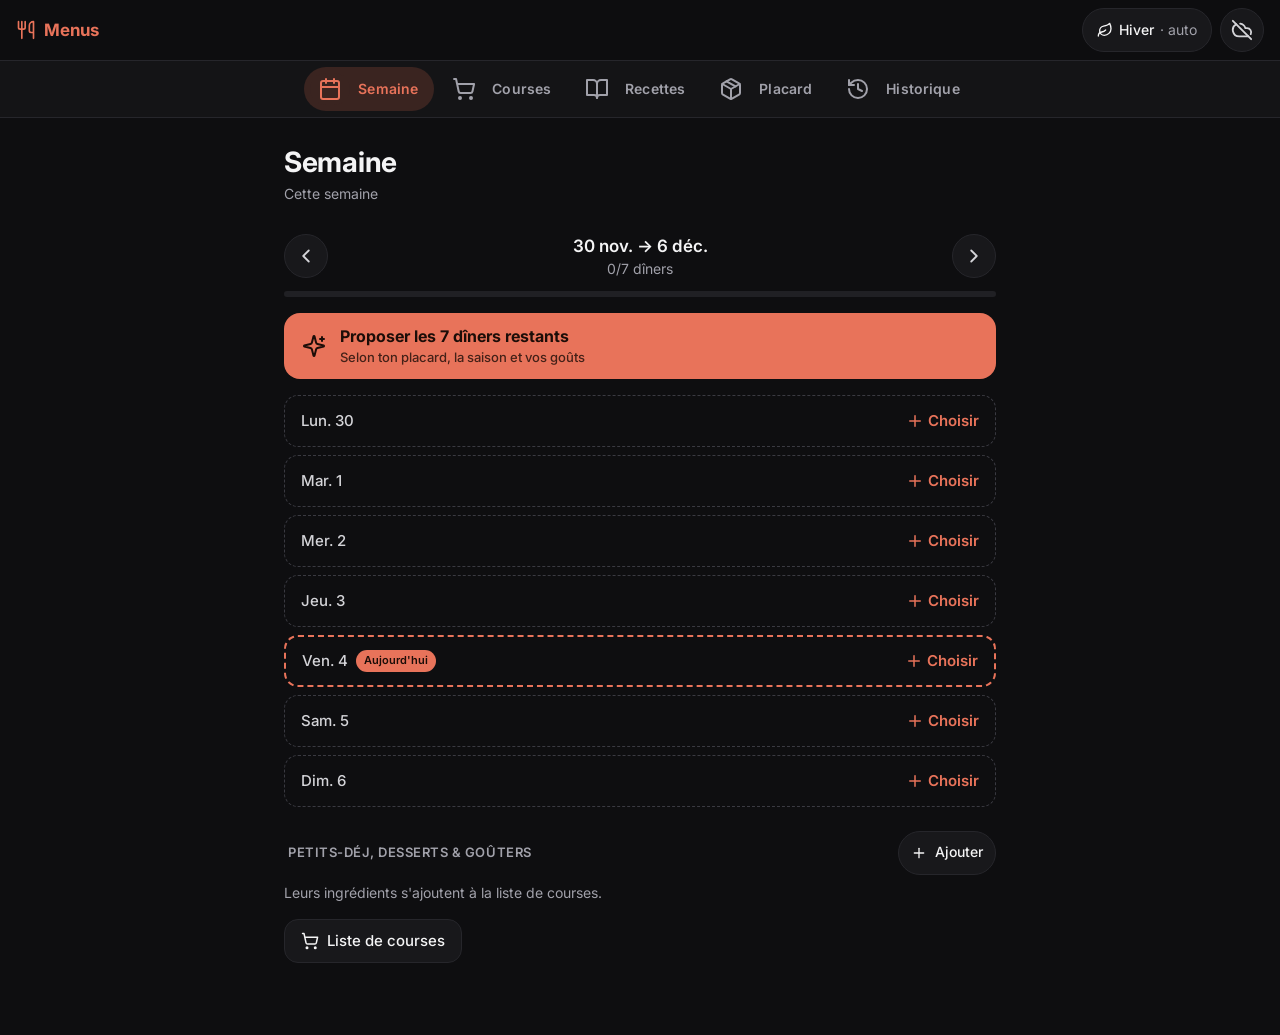
<file: index.html>
<!doctype html>
<html lang="fr">
<head>
  <meta charset="utf-8">
  <meta name="viewport" content="width=device-width, initial-scale=1, viewport-fit=cover">
  <meta name="theme-color" content="#0E0E10">
  <meta name="color-scheme" content="dark">
  <meta name="apple-mobile-web-app-capable" content="yes">
  <meta name="apple-mobile-web-app-status-bar-style" content="black-translucent">
  <meta name="mobile-web-app-capable" content="yes">
  <meta name="apple-mobile-web-app-title" content="Menus">
  <title>Menus de la semaine</title>
  <link rel="icon" href="data:image/svg+xml,<svg xmlns='http://www.w3.org/2000/svg' viewBox='0 0 24 24' fill='none' stroke='%23E8735A' stroke-width='2' stroke-linecap='round' stroke-linejoin='round'><path d='M3 2v7c0 1.1.9 2 2 2h4a2 2 0 0 0 2-2V2'/><path d='M7 2v20'/><path d='M21 15V2a5 5 0 0 0-5 5v6c0 1.1.9 2 2 2h3Zm0 0v7'/></svg>">
  <link rel="preconnect" href="https://fonts.googleapis.com">
  <link rel="preconnect" href="https://fonts.gstatic.com" crossorigin>
  <link rel="stylesheet" href="https://fonts.googleapis.com/css2?family=Inter:wght@400;500;600;700&display=swap">
  <link rel="stylesheet" href="css/style.css">
</head>
<body>
  <header class="appbar">
    <div class="brand" aria-hidden="true"><span id="brandIcon"></span>Menus</div>
    <div class="appbar-actions">
      <button id="seasonBtn" class="season-btn" data-action="season-sheet" aria-haspopup="dialog"></button>
      <button id="syncBadge" class="round-btn" data-action="sync-settings" aria-label="Synchronisation"></button>
    </div>
  </header>

  <nav class="tabbar" id="tabs" aria-label="Navigation principale">
    <button data-tab="week"><span class="tab-ico" data-icon="calendar"></span><span class="tab-label">Semaine</span></button>
    <button data-tab="shopping"><span class="tab-ico" data-icon="cart"></span><span class="tab-label">Courses</span></button>
    <button data-tab="recipes"><span class="tab-ico" data-icon="book"></span><span class="tab-label">Recettes</span></button>
    <button data-tab="pantry"><span class="tab-ico" data-icon="package"></span><span class="tab-label">Placard</span></button>
    <button data-tab="history"><span class="tab-ico" data-icon="history"></span><span class="tab-label">Historique</span></button>
  </nav>

  <main>
    <section id="tab-week" class="tab active" aria-labelledby="h-week"></section>
    <section id="tab-shopping" class="tab" aria-labelledby="h-shopping"></section>
    <section id="tab-recipes" class="tab" aria-labelledby="h-recipes"></section>
    <section id="tab-pantry" class="tab" aria-labelledby="h-pantry"></section>
    <section id="tab-ideas" class="tab" aria-labelledby="h-ideas"></section>
    <section id="tab-history" class="tab" aria-labelledby="h-history"></section>
  </main>

  <!-- Fenêtre (recette, choix d'un dîner…) et feuille du bas (filtres, ajout…) -->
  <dialog id="modal" aria-label="Détail"><div id="modalBody" class="modal-inner"></div></dialog>
  <dialog id="sheet" class="sheet" aria-label="Options"><div id="sheetBody" class="sheet-inner"></div></dialog>

  <div id="toast" role="status" aria-live="polite"><span id="toastMsg"></span><button id="toastAction" type="button" hidden></button></div>
  <datalist id="ingNames"></datalist>
  <input type="file" id="importFile" accept="application/json,.json" hidden>

  <!-- Scripts classiques (pas de modules) : fonctionne aussi en ouvrant directement le fichier -->
  <script src="js/icons.js"></script>
  <script src="js/recipes.js"></script>
  <script src="js/storage.js"></script>
  <script src="js/sync.js"></script>
  <script src="js/app.js"></script>
</body>
</html>
</file>
<file: css/style.css>
/* =====================================================================
   Menus de la semaine — design system (thème sombre, mobile d'abord)
   ===================================================================== */
:root {
  --bg: #0E0E10;
  --surface: #18181B;
  --surface-2: #141416;
  --surface-3: #202024;      /* survol, éléments en relief */
  --border: #26262B;
  --text: #F4F4F5;
  --text-2: #D4D4D8;
  --text-muted: #A1A1AA;     /* jamais plus sombre : contraste ≥ 4,5:1 sur --surface */
  --accent: #E8735A;
  --accent-light: #F0A28F;
  --accent-ink: #1C0D08;
  --accent-soft: #3A2420;
  --success: #7DD3A0;
  --success-soft: #1B2E23;
  --warning: #F2C14E;
  --warning-soft: #33290F;
  --danger: #FF8A80;

  --r-card: 16px;
  --r-field: 14px;
  --r-pill: 999px;
  --tap: 44px;
  --row: 52px;
  --tabbar-h: 64px;
  --font: "Inter", system-ui, -apple-system, "Segoe UI", Roboto, sans-serif;
  color-scheme: dark;
}

* { box-sizing: border-box; }
html { -webkit-text-size-adjust: 100%; background: var(--bg); }
body {
  margin: 0;
  font-family: var(--font);
  font-size: 16px;
  line-height: 1.45;
  background: var(--bg);
  color: var(--text);
  padding-bottom: calc(var(--tabbar-h) + env(safe-area-inset-bottom) + 24px);
  -webkit-font-smoothing: antialiased;
}
h1, h2, h3 { line-height: 1.2; margin: 0; }
h1 { font-size: 28px; font-weight: 700; letter-spacing: -.01em; }
h2 { font-size: 20px; font-weight: 700; }
h3 { font-size: 16px; font-weight: 600; }
a { color: var(--accent-light); }
small, .small { font-size: 14px; }
.muted { color: var(--text-muted); }
.warn-text { color: var(--warning); }
.hint { color: var(--text-muted); font-size: 14px; margin: 8px 0; }
.empty { color: var(--text-muted); text-align: center; padding: 24px 16px; }
.empty .btn { margin-top: 12px; }
.ico { flex: none; display: block; }
.sr-only { position: absolute; width: 1px; height: 1px; padding: 0; margin: -1px; overflow: hidden; clip: rect(0 0 0 0); white-space: nowrap; border: 0; }
:focus-visible { outline: 2px solid var(--accent); outline-offset: 2px; }

/* ----- En-tête ----- */
.appbar {
  position: sticky; top: 0; z-index: 20;
  display: flex; align-items: center; justify-content: space-between; gap: 8px;
  padding: calc(env(safe-area-inset-top) + 8px) 16px 8px;
  background: rgba(14, 14, 16, .92);
  -webkit-backdrop-filter: blur(12px); backdrop-filter: blur(12px);
  border-bottom: 1px solid var(--border);
}
.brand { display: flex; align-items: center; gap: 8px; font-weight: 700; font-size: 17px; color: var(--accent); }
.appbar-actions { display: flex; align-items: center; gap: 8px; }
.season-btn {
  display: inline-flex; align-items: center; gap: 6px; min-height: var(--tap); padding: 0 14px;
  border: 1px solid var(--border); border-radius: var(--r-pill); background: var(--surface);
  color: var(--text); font: inherit; font-size: 14px; font-weight: 500; cursor: pointer;
}
.season-btn .auto { color: var(--text-muted); font-weight: 400; }
.round-btn {
  display: inline-grid; place-items: center; width: var(--tap); height: var(--tap); flex: none;
  border: 1px solid var(--border); border-radius: 50%; background: var(--surface); color: var(--text-2);
  cursor: pointer; padding: 0; position: relative;
}
.round-btn.accent { background: var(--accent); color: var(--accent-ink); border-color: var(--accent); }
.round-btn[data-state="ok"] { color: var(--success); }
.round-btn[data-state="error"] { color: var(--warning); border-color: var(--warning); }
.round-btn[data-state="syncing"] .ico, .round-btn[data-state="pending"] .ico { animation: pulse 1.2s ease-in-out infinite; }
@keyframes pulse { 50% { opacity: .35; } }
@media (prefers-reduced-motion: reduce) { * { animation: none !important; transition: none !important; } }

/* ----- Barre d'onglets ----- */
.tabbar {
  position: fixed; left: 0; right: 0; bottom: 0; z-index: 20;
  display: grid; grid-template-columns: repeat(5, 1fr);
  background: var(--surface-2); border-top: 1px solid var(--border);
  padding: 6px 4px env(safe-area-inset-bottom);
}
.tabbar button {
  display: flex; flex-direction: column; align-items: center; justify-content: center; gap: 4px;
  min-height: 56px; min-width: 0; padding: 4px 0; border: 0; background: none; cursor: pointer;
  color: var(--text-muted); font: inherit;
}
.tab-ico { display: grid; place-items: center; width: 56px; height: 30px; border-radius: var(--r-pill); }
.tab-label { font-size: 11px; font-weight: 600; letter-spacing: .01em; white-space: nowrap; }
.tabbar button[aria-current="page"] { color: var(--accent); }
.tabbar button[aria-current="page"] .tab-ico { background: var(--accent-soft); }

main { max-width: 760px; margin: 0 auto; padding: 16px; }
.tab { display: none; }
.tab.active { display: block; }

@media (min-width: 900px) {
  body { padding-bottom: 32px; }
  .tabbar {
    position: sticky; top: calc(env(safe-area-inset-top) + 61px); bottom: auto;
    display: flex; justify-content: center; gap: 4px; padding: 6px 16px;
    border-top: 0; border-bottom: 1px solid var(--border);
  }
  .tabbar button { flex-direction: row; gap: 8px; min-height: var(--tap); padding: 0 16px 0 6px; border-radius: var(--r-pill); }
  .tabbar .tab-ico { width: 40px; height: 32px; }
  .tab-label { font-size: 14px; }
  .tabbar button[aria-current="page"] { background: var(--accent-soft); }
  main { max-width: 760px; padding: 24px; }
}

/* ----- Titres de page ----- */
.page-head { display: flex; align-items: flex-start; justify-content: space-between; gap: 12px; margin: 4px 0 16px; }
.page-head .sub { color: var(--text-muted); font-size: 14px; margin-top: 4px; }
.page-head-actions { display: flex; gap: 8px; flex: none; }

/* ----- Boutons ----- */
.btn {
  display: inline-flex; align-items: center; justify-content: center; gap: 8px;
  min-height: var(--tap); padding: 0 16px; border: 1px solid var(--border); border-radius: var(--r-field);
  background: var(--surface); color: var(--text); font: inherit; font-size: 15px; font-weight: 500;
  cursor: pointer; text-decoration: none; line-height: 1.2;
}
.btn:hover { border-color: var(--text-muted); }
.btn.primary { background: var(--accent); color: var(--accent-ink); border-color: var(--accent); font-weight: 600; }
.btn.primary:hover { filter: brightness(1.06); }
.btn.ghost { background: transparent; }
.btn.outline { border-color: var(--accent); color: var(--accent); background: transparent; }
.btn.ok { color: var(--success); border-color: var(--success); background: var(--success-soft); font-weight: 600; }
.btn.danger { color: var(--danger); border-color: rgba(255, 138, 128, .5); background: transparent; }
.btn.small { font-size: 14px; padding: 0 12px; }
.btn.full { width: 100%; }
.btn.pill { border-radius: var(--r-pill); }
.icon-btn {
  display: inline-grid; place-items: center; width: var(--tap); height: var(--tap); flex: none; padding: 0;
  border: 0; border-radius: 50%; background: transparent; color: var(--text-2); cursor: pointer;
}
.icon-btn:hover { background: var(--surface-3); }
.link { border: 0; background: none; padding: 0; color: var(--accent-light); font: inherit; cursor: pointer; text-align: left; min-height: var(--tap); }
.toolbar { display: flex; flex-wrap: wrap; gap: 8px; margin: 16px 0; }
.toolbar.tight { margin: 0; }

/* ----- Champs ----- */
input, select, textarea {
  font: inherit; font-size: 16px; color: var(--text); background: var(--surface);
  border: 1px solid var(--border); border-radius: var(--r-field); padding: 10px 14px; min-height: 48px; width: 100%;
}
textarea { resize: vertical; }
input::placeholder, textarea::placeholder { color: var(--text-muted); }
input:focus, select:focus, textarea:focus { outline: 2px solid var(--accent); outline-offset: 0; border-color: transparent; }
input[type="checkbox"] { width: 22px; height: 22px; min-height: 0; padding: 0; accent-color: var(--accent); flex: none; margin: 0; }
label { display: block; font-size: 14px; color: var(--text-muted); margin: 10px 0; }
label > input, label > select, label > textarea { margin-top: 6px; color: var(--text); }
label.chk { display: inline-flex; align-items: center; gap: 10px; min-height: var(--tap); color: var(--text); margin: 0 14px 0 0; font-size: 15px; }
fieldset { border: 1px solid var(--border); border-radius: var(--r-field); margin: 12px 0; padding: 8px 14px 14px; }
legend { font-size: 14px; color: var(--text-muted); padding: 0 6px; }
.row { display: flex; gap: 8px; align-items: center; flex-wrap: wrap; margin: 8px 0; }
.row > input, .row > select, .row > label:not(.chk) { flex: 1 1 140px; }
.row.between { justify-content: space-between; }
.search { position: relative; margin: 0 0 12px; }
.search .ico { position: absolute; left: 14px; top: 50%; transform: translateY(-50%); color: var(--text-muted); pointer-events: none; }
.search input { padding-left: 44px; min-height: 48px; }

/* ----- Cartes, listes ----- */
.card { background: var(--surface); border: 1px solid var(--border); border-radius: var(--r-card); padding: 16px; margin: 12px 0; }
.cards { display: grid; gap: 10px; }
@media (min-width: 700px) { .cards { grid-template-columns: repeat(2, 1fr); } }
.cards .card { margin: 0; }
.list { list-style: none; margin: 0; padding: 0; background: var(--surface); border: 1px solid var(--border); border-radius: var(--r-card); overflow: hidden; }
.list > li { border-top: 1px solid var(--border); }
.list > li:first-child { border-top: 0; }
.row-item {
  display: flex; align-items: center; gap: 12px; width: 100%; min-height: var(--row); padding: 8px 8px 8px 16px;
  background: var(--surface); color: var(--text); border: 0; font: inherit; text-align: left; cursor: pointer;
}
.row-item .grow { flex: 1; min-width: 0; }
.row-item .meta { color: var(--text-muted); font-size: 14px; }
.row-item .trail { display: flex; align-items: center; gap: 4px; color: var(--text-2); flex: none; }
.section-title { font-size: 13px; font-weight: 600; letter-spacing: .04em; text-transform: uppercase; color: var(--text-muted); margin: 24px 4px 8px; }

/* ----- Tags, pastilles, chips ----- */
.badges, .tags { display: flex; flex-wrap: wrap; gap: 6px; margin: 6px 0; }
.badge, .tag {
  display: inline-flex; align-items: center; gap: 4px; font-size: 12px; font-weight: 500; line-height: 1;
  padding: 5px 9px; border-radius: var(--r-pill); background: var(--surface-3); color: var(--text-2); white-space: nowrap;
}
.badge.warn { background: var(--warning-soft); color: var(--warning); }
.pill-new { font-size: 11px; font-weight: 600; padding: 3px 7px; border-radius: var(--r-pill); background: var(--accent-soft); color: var(--accent-light); vertical-align: 2px; margin-left: 6px; white-space: nowrap; }
.pill-today { font-size: 11px; font-weight: 600; padding: 3px 8px; border-radius: var(--r-pill); background: var(--accent); color: var(--accent-ink); white-space: nowrap; }
.chips { display: flex; gap: 8px; overflow-x: auto; margin: 0 -16px 8px; padding: 2px 16px 6px; scrollbar-width: none; }
.chips::-webkit-scrollbar { display: none; }
.chip {
  display: inline-flex; align-items: center; gap: 6px; flex: none; min-height: var(--tap); padding: 0 14px;
  border: 1px solid var(--border); border-radius: var(--r-pill); background: var(--surface); color: var(--text-2);
  font: inherit; font-size: 14px; font-weight: 500; cursor: pointer; white-space: nowrap;
}
.chip[aria-pressed="true"] { background: var(--accent-soft); border-color: var(--accent); color: var(--text); }
.chip .count { min-width: 20px; height: 20px; padding: 0 6px; border-radius: var(--r-pill); background: var(--accent); color: var(--accent-ink); font-size: 12px; font-weight: 700; display: inline-grid; place-items: center; }

/* ----- Barre de progression ----- */
.progress { height: 6px; background: var(--surface-3); border-radius: var(--r-pill); overflow: hidden; }
.progress > span { display: block; height: 100%; background: var(--accent); border-radius: var(--r-pill); transition: width .3s; }

/* ----- Fenêtre et feuille du bas (dialog) ----- */
dialog {
  border: 0; padding: 0; background: var(--surface); color: var(--text);
  width: min(680px, 100vw); max-width: 100vw; max-height: 92dvh;
  border-radius: 20px 20px 0 0; margin: auto auto 0; box-shadow: 0 -8px 40px rgba(0, 0, 0, .5);
}
dialog::backdrop { background: rgba(0, 0, 0, .6); }
@media (min-width: 700px) { dialog { border-radius: 20px; margin: auto; max-height: 88vh; } }
.modal-inner, .sheet-inner { padding: 16px 16px calc(20px + env(safe-area-inset-bottom)); overflow-y: auto; max-height: inherit; }
.sheet-inner::before { content: ""; display: block; width: 40px; height: 4px; border-radius: 2px; background: var(--border); margin: 0 auto 12px; }
.modal-head { display: flex; justify-content: space-between; align-items: flex-start; gap: 10px; position: sticky; top: -16px; background: var(--surface); padding: 4px 0 8px; z-index: 1; }
.modal-head h2 { padding-top: 8px; }
.modal-actions { display: flex; flex-wrap: wrap; gap: 8px; justify-content: flex-end; margin-top: 16px; border-top: 1px solid var(--border); padding-top: 14px; }
.modal-inner h3 { margin: 20px 0 8px; }
.ing-list { list-style: none; padding: 0; margin: 0; }
.ing-list li { display: flex; justify-content: space-between; gap: 12px; padding: 10px 0; border-bottom: 1px solid var(--border); }
.steps { padding-left: 22px; margin: 0; }
.steps li { margin: 8px 0; color: var(--text-2); }
.note, .info-box { background: var(--surface-3); padding: 12px 14px; border-radius: var(--r-field); font-size: 15px; color: var(--text-2); margin: 10px 0; }
.info-box strong { color: var(--text); }
.add-to-week { background: var(--surface-3); border-color: var(--border); }
.export-text { font-family: ui-monospace, Menlo, monospace; font-size: 14px; }
.ing-row { display: grid; grid-template-columns: 1fr 76px var(--tap); grid-template-areas: "name qty del" "unit aisle aisle"; gap: 8px; padding: 10px 0; border-bottom: 1px solid var(--border); }
.ing-row [name=iname] { grid-area: name; }
.ing-row [name=iqty] { grid-area: qty; }
.ing-row [name=iunit] { grid-area: unit; }
.ing-row [name=iaisle] { grid-area: aisle; }
.ing-row .icon-btn { grid-area: del; align-self: center; }
@media (min-width: 600px) { .ing-row { grid-template-columns: 2fr 76px 1fr 1.4fr var(--tap); grid-template-areas: "name qty unit aisle del"; } }

/* Feuille d'actions (saison…) */
.action-list { list-style: none; margin: 0; padding: 0; }
.action-list button {
  display: flex; align-items: center; justify-content: space-between; gap: 12px; width: 100%; min-height: var(--row);
  padding: 0 8px; border: 0; border-bottom: 1px solid var(--border); background: none; color: var(--text); font: inherit; font-size: 16px; cursor: pointer; text-align: left;
}
.action-list li:last-child button { border-bottom: 0; }
.action-list button[aria-checked="true"] { color: var(--accent); font-weight: 600; }
.action-list .desc { display: block; color: var(--text-muted); font-size: 14px; font-weight: 400; }

/* ----- Toast (au-dessus de la barre d'onglets) ----- */
#toast {
  position: fixed; left: 50%; bottom: calc(var(--tabbar-h) + env(safe-area-inset-bottom) + 16px);
  transform: translate(-50%, 20px); opacity: 0; pointer-events: none;
  display: flex; align-items: center; gap: 4px; width: max-content; max-width: calc(100vw - 32px);
  background: var(--text); color: var(--bg); padding: 4px 6px 4px 16px; min-height: 48px; border-radius: var(--r-field);
  font-size: 15px; font-weight: 500; z-index: 100; transition: opacity .2s, transform .2s;
}
#toast.show { opacity: 1; transform: translate(-50%, 0); pointer-events: auto; }
#toast span { padding: 8px 10px 8px 0; }
#toast button { min-height: var(--tap); padding: 0 12px; border: 0; border-radius: 10px; background: transparent; color: #A33A23; font: inherit; font-weight: 700; cursor: pointer; }
@media (min-width: 900px) { #toast { bottom: 24px; } }

/* =====================================================================
   Écrans (styles hérités, remplacés étape par étape)
   ===================================================================== */
.section-head { display: flex; align-items: center; justify-content: space-between; gap: 8px; margin: 4px 0 16px; flex-wrap: wrap; }
.section-head small { color: var(--text-muted); font-weight: 400; font-size: 14px; }
.grid-2 { display: grid; gap: 0 12px; }
@media (min-width: 700px) { .grid-2 { grid-template-columns: 1fr 1fr; } }
.week-nav { display: flex; align-items: center; justify-content: space-between; gap: 8px; margin: 4px 0 8px; }
.week-title { text-align: center; display: flex; flex-direction: column; }
.week-title small { color: var(--text-muted); }
.summary { text-align: center; color: var(--text-muted); font-size: 14px; margin: 0 0 8px; }
.days { display: grid; gap: 10px; }
.day { background: var(--surface); border: 1px solid var(--border); border-radius: var(--r-card); padding: 14px; }
.day.today { border: 2px solid var(--accent); }
.day-head { display: flex; align-items: baseline; gap: 8px; margin-bottom: 6px; }
.recipe-link { border: 0; background: none; padding: 0; font: inherit; font-weight: 600; font-size: 16px; color: var(--text); text-align: left; cursor: pointer; }
.day-actions { display: flex; flex-wrap: wrap; gap: 8px; margin-top: 10px; }
.add-day { width: 100%; min-height: var(--row); border: 1px dashed var(--border); background: transparent; border-radius: var(--r-field); color: var(--accent); font: inherit; font-weight: 600; cursor: pointer; }
.lunch { margin: 8px 0 0; font-size: 13px; color: var(--text-muted); }
.filters { display: flex; flex-wrap: wrap; gap: 8px; align-items: center; margin: 8px 0 12px; }
.filters input[type="search"] { flex: 1 1 100%; }
.filters select { flex: 1 1 140px; width: auto; }
.recipe-card { cursor: pointer; }
.recipe-card:hover { border-color: var(--text-muted); }
.group-title { margin: 20px 0 8px; }
.pick-list { display: flex; flex-direction: column; gap: 8px; }
.pick-item { text-align: left; font: inherit; color: var(--text); background: var(--surface-3); border: 1px solid var(--border); border-radius: var(--r-field); padding: 12px 14px; cursor: pointer; display: flex; flex-direction: column; gap: 4px; }
.pick-item:hover { border-color: var(--accent); }
.pick-item.warn { border-color: rgba(242, 193, 78, .4); }
.pick-name { font-weight: 600; }
.progress-wrap { display: flex; align-items: center; gap: 10px; margin: 6px 0; }
.progress-wrap .progress { flex: 1; }
.aisle h3 { display: flex; justify-content: space-between; margin-bottom: 6px; color: var(--accent); }
.item { display: flex; align-items: center; gap: 12px; margin: 0; min-height: var(--row); padding: 6px 2px; border-top: 1px solid var(--border); color: var(--text); font-size: 16px; cursor: pointer; }
.item:first-of-type { border-top: 0; }
.item-main { flex: 1; display: flex; flex-direction: column; min-width: 0; }
.item-note { font-size: 13px; color: var(--text-muted); overflow-wrap: anywhere; }
.item-qty { font-weight: 600; white-space: nowrap; }
.item.done .item-name, .item.done .item-qty { text-decoration: line-through; color: var(--text-muted); }
.qty-input { flex: 0 1 130px !important; }
.covered ul { margin: 8px 0 0; padding-left: 18px; }
.pantry-list { list-style: none; margin: 10px 0; padding: 0; background: var(--surface); border: 1px solid var(--border); border-radius: var(--r-card); }
.pantry-list li { display: flex; align-items: center; gap: 8px; padding: 8px 12px; border-top: 1px solid var(--border); flex-wrap: wrap; }
.pantry-list li:first-child { border-top: 0; }
.p-name { flex: 1 1 140px; font-weight: 500; }
.p-qty { font-weight: 600; }
.p-actions { display: flex; gap: 4px; align-items: center; }
ul.simple { list-style: none; padding: 0; margin: 8px 0; }
ul.simple li { padding: 4px 0; }
.week-hist.current { border-color: var(--accent); }
.sides h3 { margin: 0; }
.side-list { list-style: none; padding: 0; margin: 8px 0 0; }
.side-list li { display: flex; align-items: center; gap: 8px; flex-wrap: wrap; padding: 8px 0; border-top: 1px solid var(--border); }
.side-main { flex: 1 1 180px; display: flex; flex-direction: column; }

/* =====================================================================
   Écran Semaine
   ===================================================================== */
.page-head .link.inline { display: inline-flex; align-items: center; min-height: var(--tap); font-size: 14px; }
.week-bar { display: flex; align-items: center; justify-content: space-between; gap: 8px; }
.wb-center { display: flex; flex-direction: column; align-items: center; text-align: center; }
.wb-center strong { font-size: 17px; font-weight: 600; }
.wb-count { font-size: 14px; color: var(--text-muted); }
.week-progress { margin: 12px 0 16px; }
.propose-btn {
  display: flex; align-items: center; gap: 14px; width: 100%; min-height: 64px; padding: 12px 18px;
  border: 0; border-radius: var(--r-card); background: var(--accent); color: var(--accent-ink);
  font: inherit; text-align: left; cursor: pointer; margin-bottom: 16px;
}
.propose-btn strong { display: block; font-size: 16px; font-weight: 700; }
.propose-btn small { display: block; font-size: 13px; font-weight: 500; opacity: .8; }
.propose-btn:hover { filter: brightness(1.06); }
.days-list { list-style: none; margin: 0; padding: 0; display: grid; gap: 8px; }
.day-empty {
  display: flex; align-items: center; justify-content: space-between; width: 100%; min-height: var(--row);
  padding: 0 16px; border: 1px dashed #3A3A41; border-radius: var(--r-field); background: transparent;
  color: var(--text-2); font: inherit; font-size: 15px; cursor: pointer;
}
.day-empty:hover { border-color: var(--accent); }
.day-empty.today { border: 2px dashed var(--accent); }
.de-day { display: flex; align-items: center; gap: 8px; font-weight: 500; }
.de-add { display: inline-flex; align-items: center; gap: 4px; color: var(--accent); font-weight: 600; }
.day-card { background: var(--surface); border: 1px solid var(--border); border-radius: var(--r-card); padding: 12px 8px 8px 16px; }
.day-card.today { border: 2px solid var(--accent); }
.dc-top { display: flex; align-items: center; gap: 8px; min-height: 22px; padding-right: 8px; }
.dc-day { font-size: 14px; font-weight: 500; color: var(--text-muted); }
.dc-done { display: inline-flex; align-items: center; gap: 4px; margin-left: auto; color: var(--success); font-size: 13px; font-weight: 600; }
.dc-title { display: flex; align-items: center; min-height: var(--tap); width: 100%; border: 0; background: none; padding: 4px 8px 0 0; color: var(--text); font: inherit; font-size: 17px; font-weight: 600; line-height: 1.3; text-align: left; cursor: pointer; }
.day-card.cooked .dc-title { color: var(--text-2); }
.dc-reason { margin: 4px 8px 0 0; font-size: 14px; color: var(--accent-light); }
.dc-warn { display: flex; align-items: center; gap: 6px; margin: 4px 8px 0 0; font-size: 13px; color: var(--warning); }
.dc-actions { display: flex; align-items: center; justify-content: space-between; gap: 8px; margin-top: 8px; }
.dc-icons { display: flex; gap: 2px; }
.sides-head { display: flex; align-items: center; justify-content: space-between; gap: 8px; margin: 24px 0 8px; }
.sides-head .section-title { margin: 0 4px; }
.side-row { display: flex; align-items: center; padding-right: 4px; }
.side-row .row-item { padding-right: 0; }
.side-name { display: block; font-weight: 500; }
.side-row.cooked .side-name { color: var(--text-muted); text-decoration: line-through; }
.icon-btn.is-done { color: var(--success); }

/* =====================================================================
   Écran Recettes, choix d'un dîner, feuille de filtres
   ===================================================================== */
.recipe-card {
  display: flex; flex-direction: column; gap: 8px; width: 100%; padding: 14px 16px; text-align: left;
  background: var(--surface); border: 1px solid var(--border); border-radius: var(--r-card); color: var(--text); font: inherit; cursor: pointer;
}
.recipe-card:hover { border-color: #3A3A41; }
.rc-title { font-size: 16px; font-weight: 600; line-height: 1.3; }
.rc-meta { display: flex; flex-wrap: wrap; gap: 4px 14px; color: var(--text-muted); font-size: 14px; margin: 0; }
.rc-meta span { display: inline-flex; align-items: center; gap: 5px; }
.rc-foot { display: flex; align-items: center; justify-content: space-between; gap: 8px; }
.rc-foot .tags { margin: 0; }
.rc-last { color: var(--text-muted); font-size: 13px; white-space: nowrap; }
.cards.one { grid-template-columns: 1fr; }
.modal-inner .chips { margin-left: -16px; margin-right: -16px; }
.modal-inner .sub { color: var(--text-muted); font-size: 14px; margin: 0 4px 8px; }
.sheet-head { display: flex; align-items: center; justify-content: space-between; gap: 8px; }
.sheet-label { font-size: 14px; font-weight: 600; color: var(--text-muted); margin: 18px 0 8px; }
.seg { display: flex; flex-wrap: wrap; gap: 8px; }
.seg button {
  display: inline-flex; align-items: center; gap: 6px;
  min-height: var(--tap); padding: 0 14px; border: 1px solid var(--border); border-radius: var(--r-pill);
  background: var(--surface-3); color: var(--text-2); font: inherit; font-size: 14px; font-weight: 500; cursor: pointer;
}
.seg button[aria-checked="true"], .seg button[aria-pressed="true"] { background: var(--accent-soft); border-color: var(--accent); color: var(--text); }
.sheet-cta { margin-top: 24px; min-height: 52px; font-size: 16px; }

/* =====================================================================
   Écran Placard, idées
   ===================================================================== */
.p-title { display: block; font-weight: 500; }
.p-q { font-size: 15px; color: var(--text-2); }
.p-q.is-empty { color: var(--danger); }
.swipe { position: relative; overflow: hidden; touch-action: pan-y; }
.swipe-bg { position: absolute; inset: 0; display: flex; align-items: center; justify-content: flex-end; gap: 8px; padding-right: 20px; background: #7A2418; color: #FFE4DE; font-weight: 600; font-size: 14px; }
.swipe-fg { position: relative; transition: transform .2s; }
.swipe.swiping .swipe-fg { transition: none; }
.soon-box { border: 1px solid var(--warning); border-radius: var(--r-card); padding: 12px; margin: 0 0 8px; background: rgba(242, 193, 78, .04); }
.soon-title { display: flex; align-items: center; gap: 8px; font-size: 15px; font-weight: 600; color: var(--warning); margin: 2px 4px 10px; }
.soon-box .list { background: transparent; }
.soon-link { display: inline-flex; align-items: center; gap: 4px; margin: 6px 4px 0; font-weight: 600; }
.pantry-help { display: flex; gap: 8px; align-items: flex-start; }
.pantry-help .ico { margin-top: 2px; }
.use-row { align-items: flex-end; }
.use-row label { flex: 1; margin: 0; }
.sheet .btn.danger.full { margin-top: 10px; }
.with-back { display: flex; align-items: center; gap: 12px; }
.ideas-opts { margin-bottom: 8px; }
.inline-select { display: flex; align-items: center; gap: 10px; color: var(--text-2); }
.inline-select select { width: auto; min-height: var(--tap); }
.idea .dc-title { padding-top: 0; }
.idea .progress { margin: 10px 0 6px; }
.ok-text { color: var(--success); }

/* =====================================================================
   Historique, Courses
   ===================================================================== */
.h-row { display: flex; align-items: center; padding-right: 8px; }
.h-row .row-item { padding-right: 0; }
.danger-row .p-title, .danger-row .trail { color: var(--danger); }
.aisle-title { display: flex; justify-content: space-between; }
.aisle-title span { color: var(--text-muted); font-weight: 500; }
.shop-row { display: flex; align-items: center; padding-right: 4px; }
.shop-row .row-item { cursor: pointer; }
.shop-row input[type="checkbox"] { width: 24px; height: 24px; }
.shop-row.done .p-title, .shop-row.done .shop-qty { color: var(--text-muted); text-decoration: line-through; }
.shop-qty { font-weight: 600; white-space: nowrap; padding-right: 8px; }
.row-item.static { cursor: default; }
.toggle-title { display: flex; align-items: center; gap: 6px; border: 0; background: none; padding: 0; min-height: var(--tap); cursor: pointer; font-family: inherit; }
.extra-form { margin-top: 8px; }
.shop-row .meta, .h-row .meta { display: block; white-space: nowrap; overflow: hidden; text-overflow: ellipsis; }
.row-item .grow > .meta { display: block; }
.aisle-row { align-items: flex-end; }
.aisle-row label.aisle-label { flex: 0 0 100%; margin: 0 0 -2px; display: flex; align-items: center; gap: 8px; }
.aisle-row select { flex: 1 1 160px; }
.auto-tag { font-size: 12px; font-weight: 600; padding: 2px 8px; border-radius: var(--r-pill); background: var(--success-soft); color: var(--success); }
</file>
